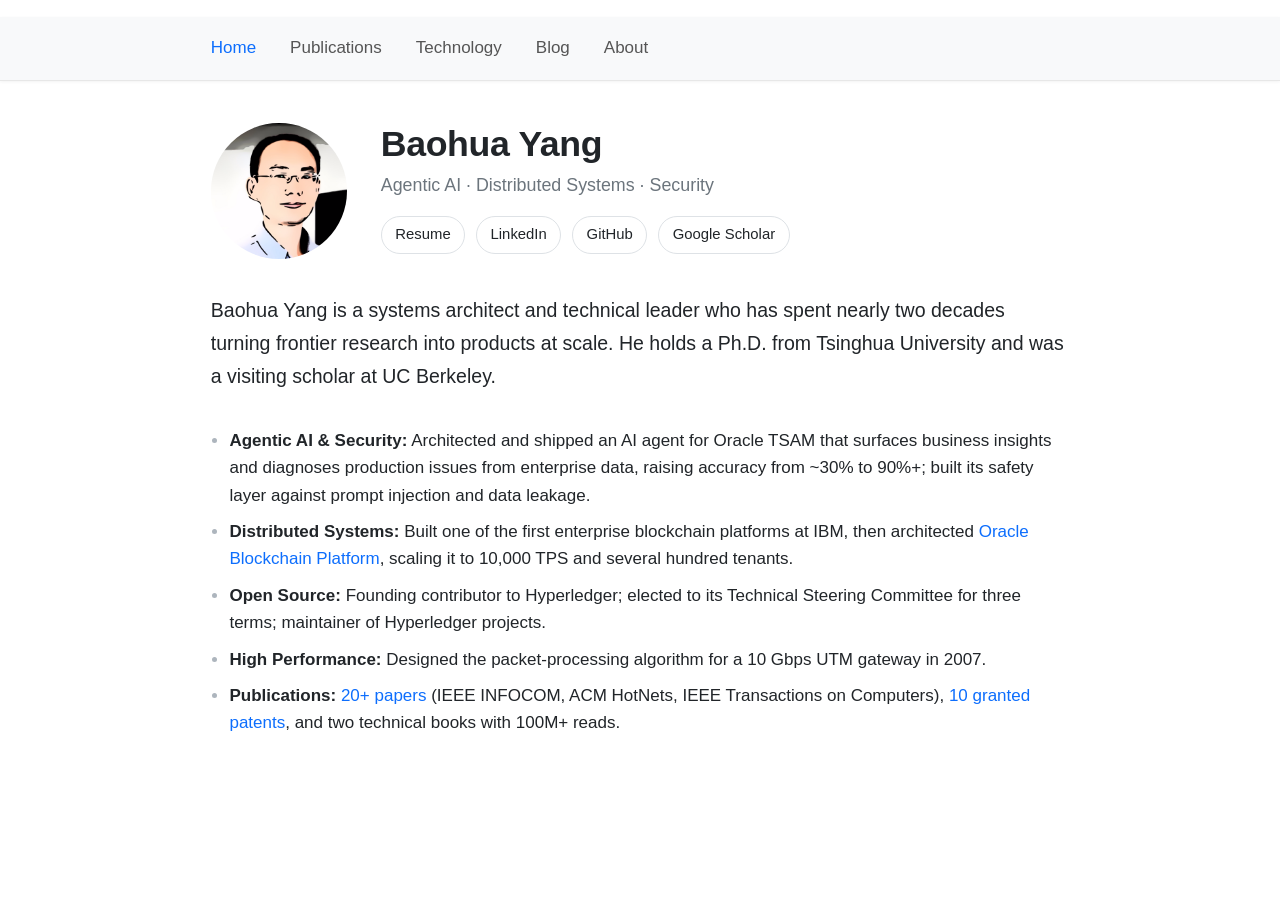
<file: index.html>
<!DOCTYPE html>
<html lang="en">

<head>

    <meta charset="utf-8">
    <meta http-equiv="X-UA-Compatible" content="IE=edge">
    <meta name="viewport" content="width=device-width, initial-scale=1">
    <meta name="description" content="Baohua Yang is a systems architect and technical leader in agentic AI, distributed systems, and security.">
    <meta name="author" content="Baohua Yang">
    <meta property="og:type" content="profile">
    <meta property="og:title" content="Baohua Yang - Systems Architect &amp; Technical Leader">
    <meta property="og:description" content="Systems architect and technical leader who has spent nearly two decades turning frontier research into products at scale.">
    <meta property="og:url" content="https://baohua.ai/">
    <meta property="og:image" content="https://baohua.ai/img/me.png">
    <meta name="twitter:card" content="summary">

    <title>Baohua Yang - Systems Architect &amp; Technical Leader</title>

    <!-- Bootstrap 5 CSS -->
    <link href="https://cdn.jsdelivr.net/npm/bootstrap@5.3.2/dist/css/bootstrap.min.css" rel="stylesheet"
        integrity="sha384-T3c6CoIi6uLrA9TneNEoa7RxnatzjcDSCmG1MXxSR1GAsXEV/Dwwykc2MPK8M2HN" crossorigin="anonymous">

    <!-- Custom styles for this template -->
    <link href="navbar.css" rel="stylesheet">
    <!-- Custom styles for this template -->
    <link href="sticky-footer-navbar.css" rel="stylesheet">
    <link rel="icon" href="favicon.svg" type="image/svg+xml">

    <style>
        .profile { margin: 2.5rem auto 3rem; color: #212529; }
        .profile-head { display: flex; align-items: center; gap: 2rem; margin-bottom: 2rem; }
        .profile-head .avatar { width: 136px; height: 136px; border-radius: 50%; object-fit: cover; flex-shrink: 0; }
        .profile-head h1 { font-size: 2.1rem; font-weight: 600; letter-spacing: -.01em; margin: 0 0 .25rem; }
        .profile-head .tagline { color: #6c757d; font-size: 1.05rem; margin: 0 0 .9rem; }
        .profile-head .tagline span { white-space: nowrap; }
        .profile-links a { display: inline-block; font-size: .875rem; padding: .3rem .8rem; margin: 0 .35rem .35rem 0;
            border: 1px solid #dee2e6; border-radius: 999px; color: #212529; text-decoration: none; }
        .profile-links a:hover { border-color: #0d6efd; color: #0d6efd; }
        .profile .summary { font-size: 1.15rem; line-height: 1.7; margin-bottom: 2rem; }
        .highlights { padding-left: 1.1rem; margin: 0; }
        .highlights li { margin-bottom: .55rem; line-height: 1.6; }
        .highlights li::marker { color: #adb5bd; }
        @media (max-width: 640px) {
            .profile-head { flex-direction: column; text-align: center; gap: 1rem; }
        }
    </style>
</head>

<!-- The #page-top ID is part of the scrolling feature - the data-bs-spy and data-bs-target are part of the built-in Bootstrap scrollspy function -->

<body id="page-top" data-bs-spy="scroll" data-bs-target="#navbar">

    <!-- Static navbar -->
    <nav class="navbar navbar-expand-lg navbar-light bg-light">
        <div class="container">
            <button class="navbar-toggler ms-auto" type="button" data-bs-toggle="collapse" data-bs-target="#navbar"
                aria-controls="navbar" aria-expanded="false" aria-label="Toggle navigation">
                <span class="navbar-toggler-icon"></span>
            </button>
            <div id="navbar" class="collapse navbar-collapse">
                <ul class="navbar-nav me-auto mb-2 mb-lg-0">
                    <li class="nav-item"><a class="nav-link active" aria-current="page" href="index.html">Home</a></li>
                    <li class="nav-item"><a class="nav-link" href="publication.html">Publications</a></li>
                    <li class="nav-item"><a class="nav-link" href="tech.html">Technology</a></li>
                    <li class="nav-item"><a class="nav-link" href="https://yeasy.blogspot.com/" target="_blank" rel="noopener">Blog</a>
                    </li>
                    <li class="nav-item"><a class="nav-link" href="about.html">About</a></li>
                </ul>
            </div><!--/.nav-collapse -->
        </div><!--/.container-fluid -->
    </nav>

    <!-- Begin page content -->
    <div class="container">
        <div class="profile">
            <header class="profile-head">
                <img src="img/me.png" class="avatar" alt="Baohua Yang">
                <div>
                    <h1>Baohua Yang</h1>
                    <p class="tagline"><span>Agentic AI</span> &middot; <span>Distributed Systems</span> &middot; <span>Security</span></p>
                    <div class="profile-links">
                        <a href="personal/cv_en.pdf" target="_blank" rel="noopener">Resume</a>
                        <a href="https://www.linkedin.com/in/baohua" target="_blank" rel="noopener">LinkedIn</a>
                        <a href="https://github.com/yeasy" target="_blank" rel="noopener">GitHub</a>
                        <a href="https://scholar.google.com/citations?user=Lu8ceFIAAAAJ" target="_blank" rel="noopener">Google Scholar</a>
                    </div>
                </div>
            </header>
            <p class="summary">
                Baohua Yang is a systems architect and technical leader who has spent nearly two decades turning frontier research into products at scale. He holds a Ph.D. from Tsinghua University and was a visiting scholar at UC Berkeley.
            </p>
            <ul class="highlights">
                <li><strong>Agentic AI &amp; Security:</strong> Architected and shipped an AI agent for Oracle TSAM that surfaces business insights and diagnoses production issues from enterprise data, raising accuracy from ~30% to 90%+; built its safety layer against prompt injection and data leakage.</li>
                <li><strong>Distributed Systems:</strong> Built one of the first enterprise blockchain platforms at IBM, then architected <a href="https://www.oracle.com/blockchain/cloud-platform/" target="_blank" rel="noopener">Oracle Blockchain Platform</a>, scaling it to 10,000 TPS and several hundred tenants.</li>
                <li><strong>Open Source:</strong> Founding contributor to Hyperledger; elected to its Technical Steering Committee for three terms; maintainer of Hyperledger projects.</li>
                <li><strong>High Performance:</strong> Designed the packet-processing algorithm for a 10 Gbps UTM gateway in 2007.</li>
                <li><strong>Publications:</strong> <a href="publication.html#papers">20+ papers</a> (IEEE INFOCOM, ACM HotNets, IEEE Transactions on Computers), <a href="publication.html#patents">10 granted patents</a>, and two technical books with 100M+ reads.</li>
            </ul>
        </div>
        <footer>
            <div class="container">
                <!-- Start of StatCounter Code -->
                <script type="text/javascript">
                    var sc_project = 4818950; var sc_invisible = 1; var sc_partition = 54; var sc_click_stat = 1; var sc_security = "b75e3067"; </script>
                <script type="text/javascript" src="https://www.statcounter.com/counter/counter.js" async></script>
                <noscript>
                    <div class="statcounter"><a title="customisable counter"
                            href="https://www.statcounter.com/free_hit_counter.html" target="_blank"><img
                                class="statcounter" src="https://c.statcounter.com/4818950/0/b75e3067/0/" alt="customisable
counter"></a></div>
                </noscript>
                <!-- End of StatCounter Code -->
            </div>
        </footer>
    </div>

    <!-- Bootstrap 5 Bundle with Popper -->
    <script src="https://cdn.jsdelivr.net/npm/bootstrap@5.3.2/dist/js/bootstrap.bundle.min.js"
        integrity="sha384-C6RzsynM9kWDrMNeT87bh95OGNyZPhcTNXj1NW7RuBCsyN/o0jlpcV8Qyq46cDfL"
        crossorigin="anonymous"></script>

</body>

</html>
</file>
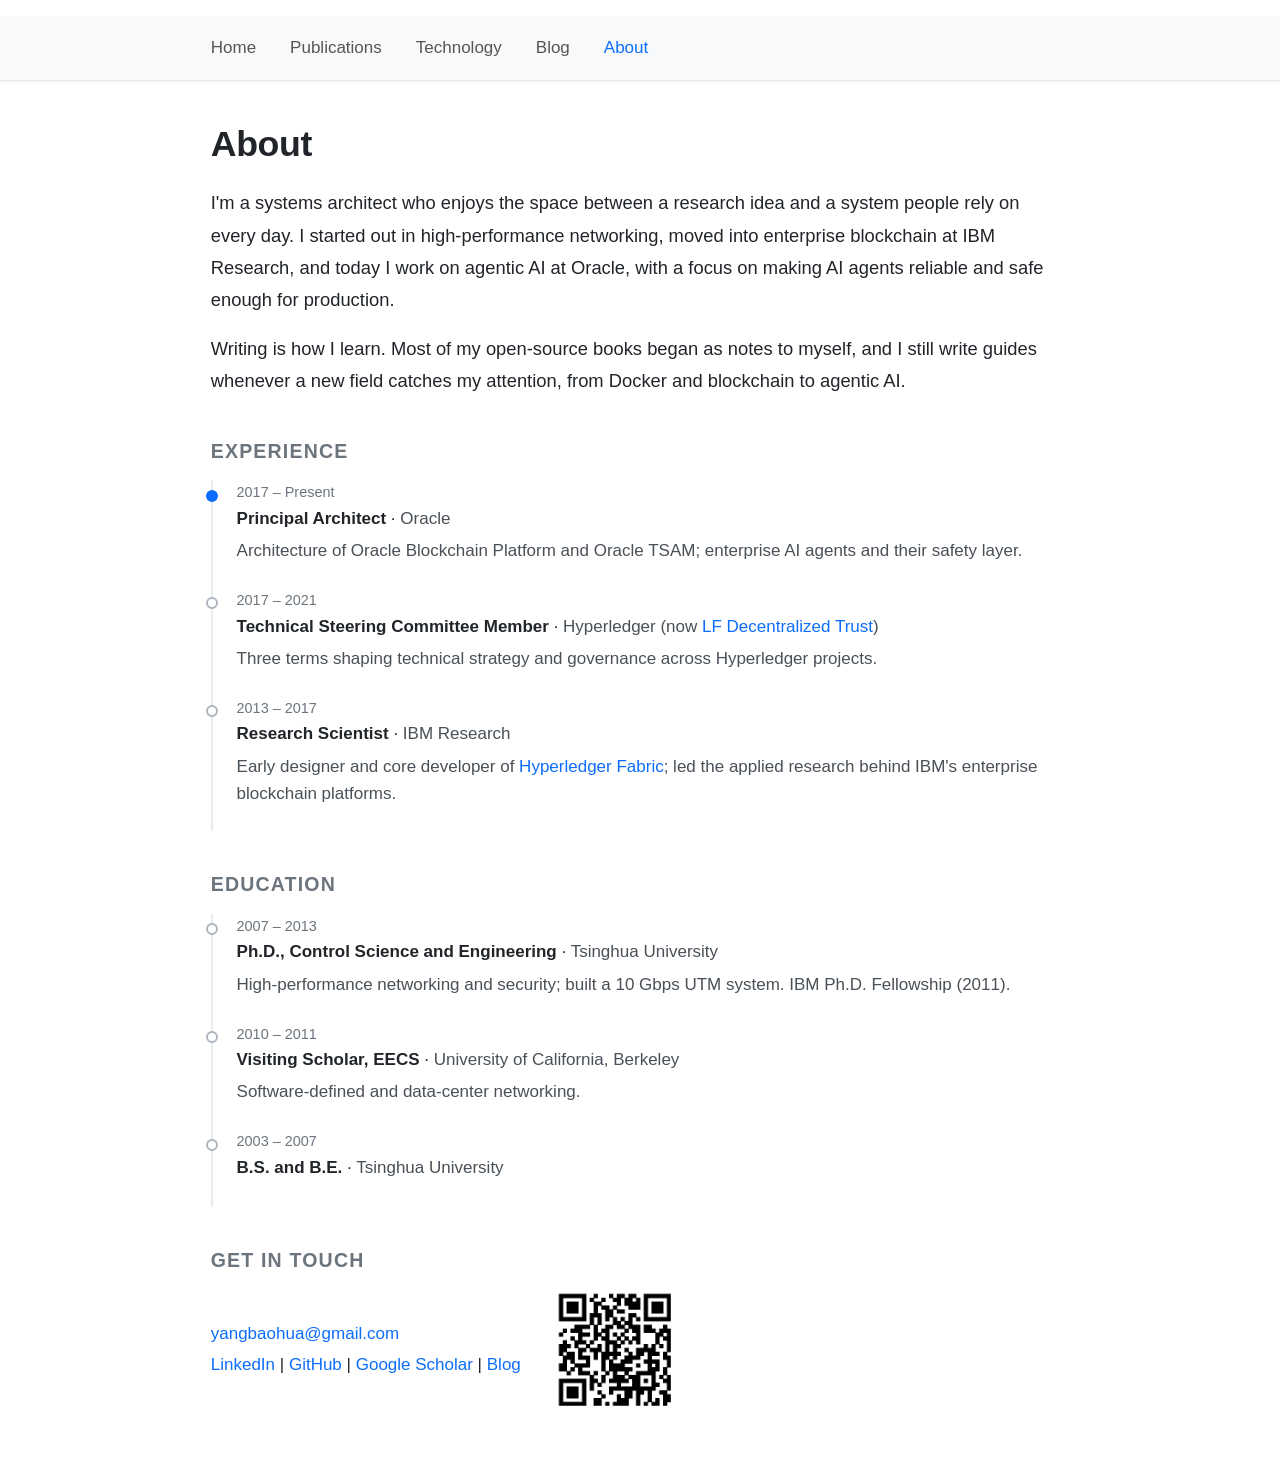
<file: about.html>
<!DOCTYPE html>
<html lang="en">

<head>

    <meta charset="utf-8">
    <meta http-equiv="X-UA-Compatible" content="IE=edge">
    <meta name="viewport" content="width=device-width, initial-scale=1">
    <meta name="description" content="About Baohua Yang - systems architect and technical leader in agentic AI, distributed systems, and security.">
    <meta name="author" content="Baohua Yang">
    <meta property="og:type" content="website">
    <meta property="og:title" content="About - Baohua Yang">
    <meta property="og:description" content="About Baohua Yang - systems architect and technical leader in agentic AI, distributed systems, and security.">
    <meta property="og:url" content="https://baohua.ai/about.html">
    <meta property="og:image" content="https://baohua.ai/img/me.png">
    <meta name="twitter:card" content="summary">

    <title>About - Baohua Yang</title>

    <!-- Bootstrap 5 CSS -->
    <link href="https://cdn.jsdelivr.net/npm/bootstrap@5.3.2/dist/css/bootstrap.min.css" rel="stylesheet"
        integrity="sha384-T3c6CoIi6uLrA9TneNEoa7RxnatzjcDSCmG1MXxSR1GAsXEV/Dwwykc2MPK8M2HN" crossorigin="anonymous">

    <!-- Custom styles for this template -->
    <link href="navbar.css" rel="stylesheet">
    <!-- Custom styles for this template -->
    <link href="sticky-footer-navbar.css" rel="stylesheet">
    <link rel="icon" href="favicon.svg" type="image/svg+xml">
    <style>
        .about { margin: 2.5rem auto 3rem; color: #212529; }
        .about h1 { font-size: 2.1rem; font-weight: 600; letter-spacing: -.01em; margin-bottom: 1.25rem; }
        .about h2 { font-size: 1.15rem; font-weight: 600; text-transform: uppercase; letter-spacing: .06em;
            color: #6c757d; margin: 2.5rem 0 1rem; }
        .about .intro p { font-size: 1.08rem; line-height: 1.75; }
        .timeline { list-style: none; padding: 0; margin: 0; border-left: 2px solid #e9ecef; }
        .timeline li { position: relative; padding: 0 0 1.4rem 1.4rem; }
        .timeline li::before { content: ""; position: absolute; left: -7px; top: .55rem; width: 12px; height: 12px;
            border-radius: 50%; background: #fff; border: 2px solid #adb5bd; }
        .timeline li.current::before { border-color: #0d6efd; background: #0d6efd; }
        .timeline .when { font-size: .85rem; color: #6c757d; font-variant-numeric: tabular-nums; }
        .timeline .role { font-weight: 600; }
        .timeline .org { color: #495057; }
        .timeline p { margin: .2rem 0 0; color: #495057; line-height: 1.6; }
        .contact { display: flex; align-items: center; gap: 2rem; flex-wrap: wrap; }
        .contact address { margin: 0; }
        @media (max-width: 640px) { .contact { flex-direction: column; align-items: flex-start; gap: 1rem; } }
    </style>

</head>

<!-- The #page-top ID is part of the scrolling feature - the data-bs-spy and data-bs-target are part of the built-in Bootstrap scrollspy function -->

<body id="page-top" data-bs-spy="scroll" data-bs-target="#navbar">

    <!-- Static navbar -->
    <nav class="navbar navbar-expand-lg navbar-light bg-light">
        <div class="container">
            <button class="navbar-toggler ms-auto" type="button" data-bs-toggle="collapse" data-bs-target="#navbar"
                aria-controls="navbar" aria-expanded="false" aria-label="Toggle navigation">
                <span class="navbar-toggler-icon"></span>
            </button>
            <div id="navbar" class="collapse navbar-collapse">
                <ul class="navbar-nav me-auto mb-2 mb-lg-0">
                    <li class="nav-item"><a class="nav-link" href="index.html">Home</a></li>
                    <li class="nav-item"><a class="nav-link" href="publication.html">Publications</a></li>
                    <li class="nav-item"><a class="nav-link" href="tech.html">Technology</a></li>
                    <li class="nav-item"><a class="nav-link" href="https://yeasy.blogspot.com/" target="_blank" rel="noopener">Blog</a>
                    </li>
                    <li class="nav-item"><a class="nav-link active" aria-current="page" href="about.html">About</a></li>
                </ul>
            </div><!--/.nav-collapse -->
        </div><!--/.container-fluid -->
    </nav>

    <!-- Begin page content -->
    <div class="container">
        <main class="about">
            <h1>About</h1>
            <div class="intro">
                <p>
                    I'm a systems architect who enjoys the space between a research idea and a system people rely on every day. I started out in high-performance networking, moved into enterprise blockchain at IBM Research, and today I work on agentic AI at Oracle, with a focus on making AI agents reliable and safe enough for production.
                </p>
                <p>
                    Writing is how I learn. Most of my open-source books began as notes to myself, and I still write guides whenever a new field catches my attention, from Docker and blockchain to agentic AI.
                </p>
            </div>

            <h2>Experience</h2>
            <ul class="timeline">
                <li class="current">
                    <div class="when">2017 &ndash; Present</div>
                    <div><span class="role">Principal Architect</span> &middot; <span class="org">Oracle</span></div>
                    <p>Architecture of Oracle Blockchain Platform and Oracle TSAM; enterprise AI agents and their safety layer.</p>
                </li>
                <li>
                    <div class="when">2017 &ndash; 2021</div>
                    <div><span class="role">Technical Steering Committee Member</span> &middot; <span class="org">Hyperledger (now <a href="https://www.lfdecentralizedtrust.org" target="_blank" rel="noopener">LF Decentralized Trust</a>)</span></div>
                    <p>Three terms shaping technical strategy and governance across Hyperledger projects.</p>
                </li>
                <li>
                    <div class="when">2013 &ndash; 2017</div>
                    <div><span class="role">Research Scientist</span> &middot; <span class="org">IBM Research</span></div>
                    <p>Early designer and core developer of <a href="https://www.lfdecentralizedtrust.org/projects/fabric" target="_blank" rel="noopener">Hyperledger Fabric</a>; led the applied research behind IBM's enterprise blockchain platforms.</p>
                </li>
            </ul>

            <h2>Education</h2>
            <ul class="timeline">
                <li>
                    <div class="when">2007 &ndash; 2013</div>
                    <div><span class="role">Ph.D., Control Science and Engineering</span> &middot; <span class="org">Tsinghua University</span></div>
                    <p>High-performance networking and security; built a 10 Gbps UTM system. IBM Ph.D. Fellowship (2011).</p>
                </li>
                <li>
                    <div class="when">2010 &ndash; 2011</div>
                    <div><span class="role">Visiting Scholar, EECS</span> &middot; <span class="org">University of California, Berkeley</span></div>
                    <p>Software-defined and data-center networking.</p>
                </li>
                <li>
                    <div class="when">2003 &ndash; 2007</div>
                    <div><span class="role">B.S. and B.E.</span> &middot; <span class="org">Tsinghua University</span></div>
                </li>
            </ul>

            <h2>Get in Touch</h2>
            <div class="contact">
                <address>
                    <a href="mailto:yangbaohua@gmail.com">yangbaohua@gmail.com</a><br>
                    <a href="https://www.linkedin.com/in/baohua" target="_blank" rel="noopener">LinkedIn</a> |
                    <a href="https://github.com/yeasy" target="_blank" rel="noopener">GitHub</a> |
                    <a href="https://scholar.google.com/citations?user=Lu8ceFIAAAAJ" target="_blank" rel="noopener">Google Scholar</a> |
                    <a href="https://yeasy.blogspot.com/" target="_blank" rel="noopener">Blog</a>
                </address>
                <img src="img/code_homepage.png" class="img-fluid" alt="QR code for this homepage" width="120">
            </div>
        </main>
    </div>

    <footer>
        <div class="container">
            <!-- Start of StatCounter Code -->
            <script type="text/javascript">
                var sc_project = 4818950; var sc_invisible = 1; var sc_partition = 54; var sc_click_stat = 1; var sc_security = "b75e3067"; </script>
            <script type="text/javascript" src="https://www.statcounter.com/counter/counter.js" async></script>
            <noscript>
                <div class="statcounter"><a title="customisable counter"
                        href="https://www.statcounter.com/free_hit_counter.html" target="_blank"><img
                            class="statcounter" src="https://c.statcounter.com/4818950/0/b75e3067/0/" alt="customisable
counter"></a></div>
            </noscript>
            <!-- End of StatCounter Code -->
        </div>
    </footer>

    <!-- Bootstrap 5 Bundle with Popper -->
    <script src="https://cdn.jsdelivr.net/npm/bootstrap@5.3.2/dist/js/bootstrap.bundle.min.js"
        integrity="sha384-C6RzsynM9kWDrMNeT87bh95OGNyZPhcTNXj1NW7RuBCsyN/o0jlpcV8Qyq46cDfL"
        crossorigin="anonymous"></script>

</body>

</html>
</file>
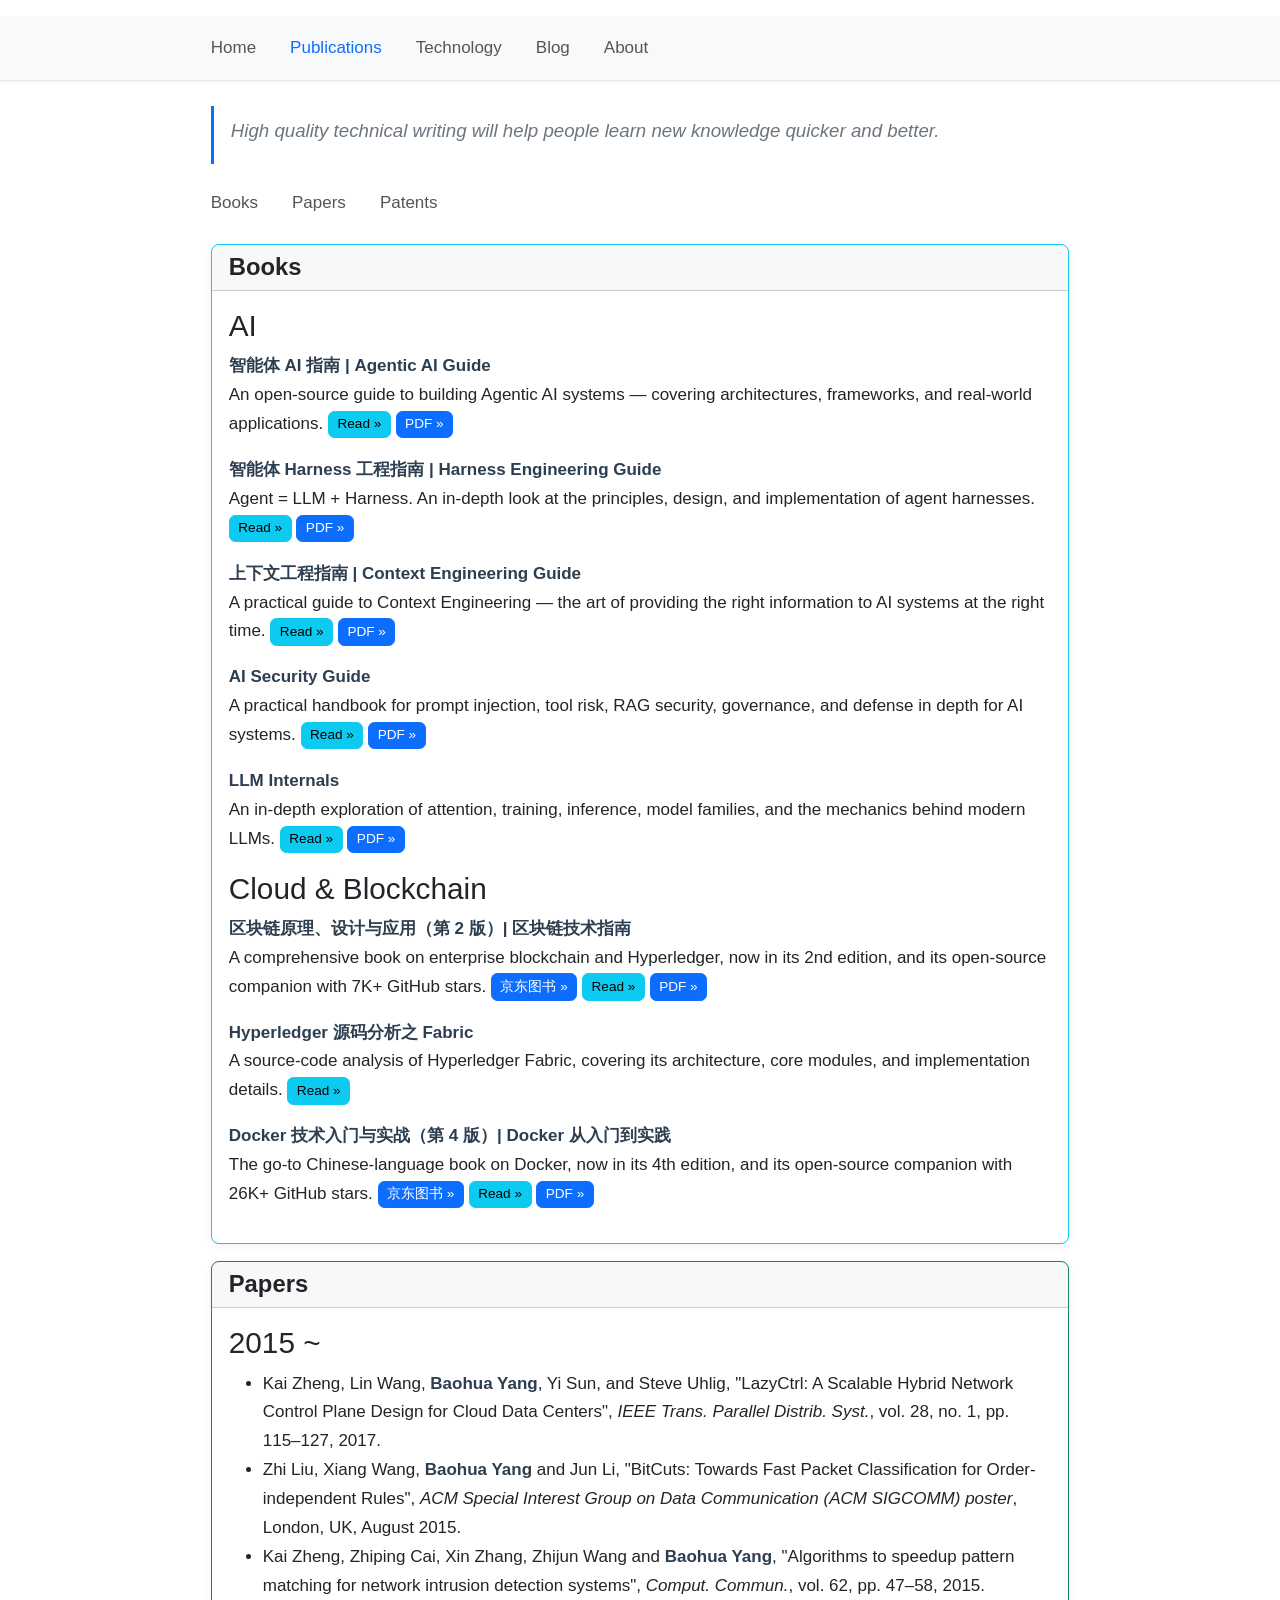
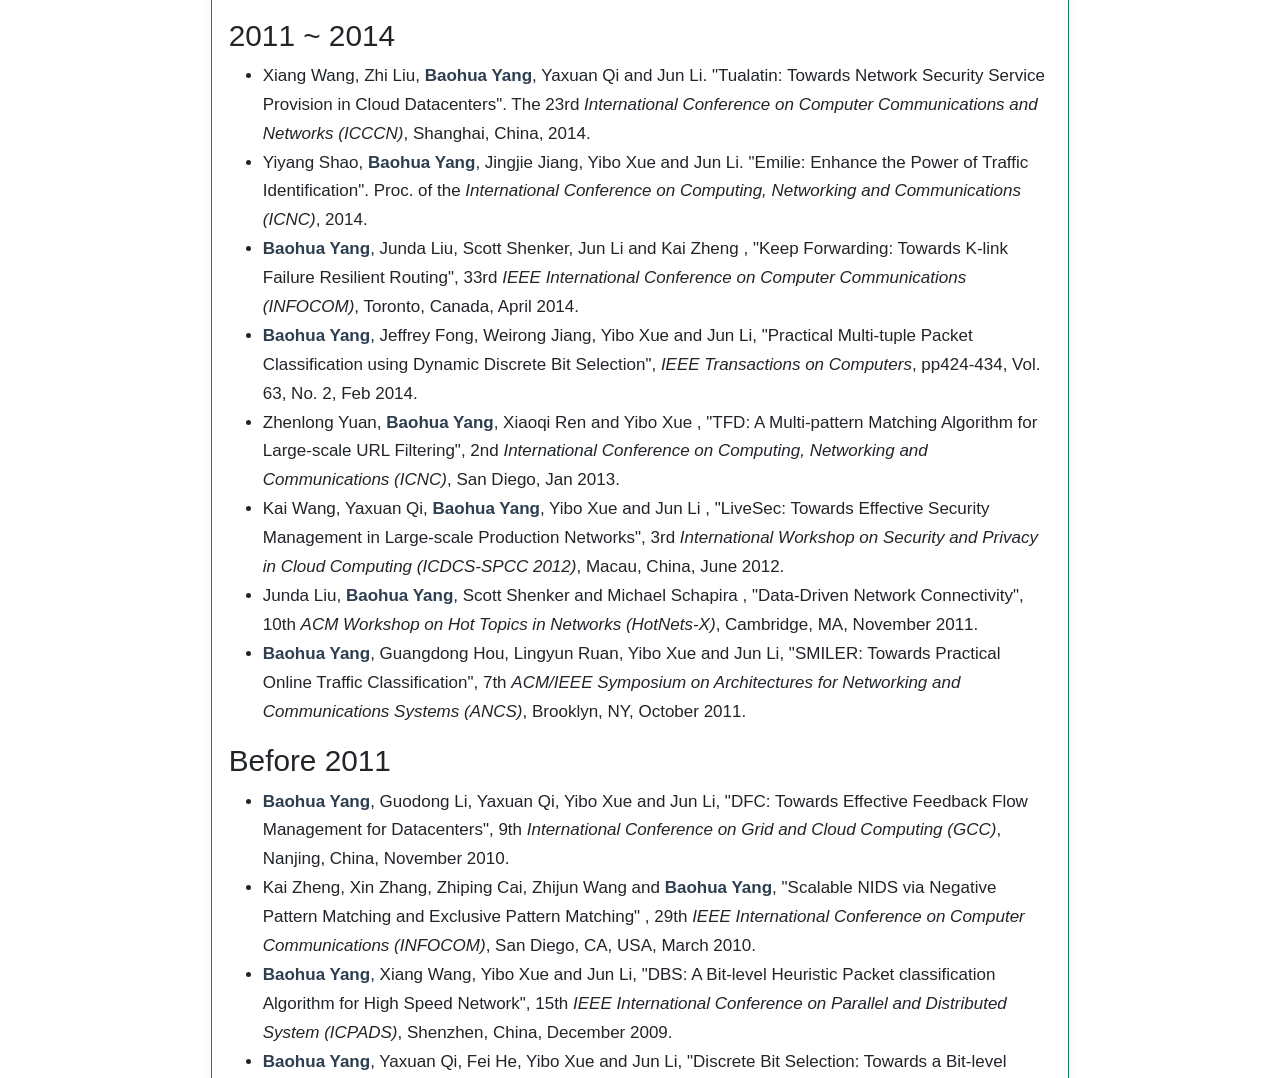
<file: patents.html>
<!DOCTYPE html>
<html lang="en">
<head>
    <meta charset="utf-8">
    <title>Patents - Baohua Yang</title>
    <link rel="canonical" href="https://baohua.ai/publication.html#patents">
    <meta http-equiv="refresh" content="0; url=publication.html#patents">
    <meta name="robots" content="noindex">
</head>
<body>
    <p>Patents have moved to <a href="publication.html#patents">Publications &raquo; Patents</a>.</p>
</body>
</html>
</file>
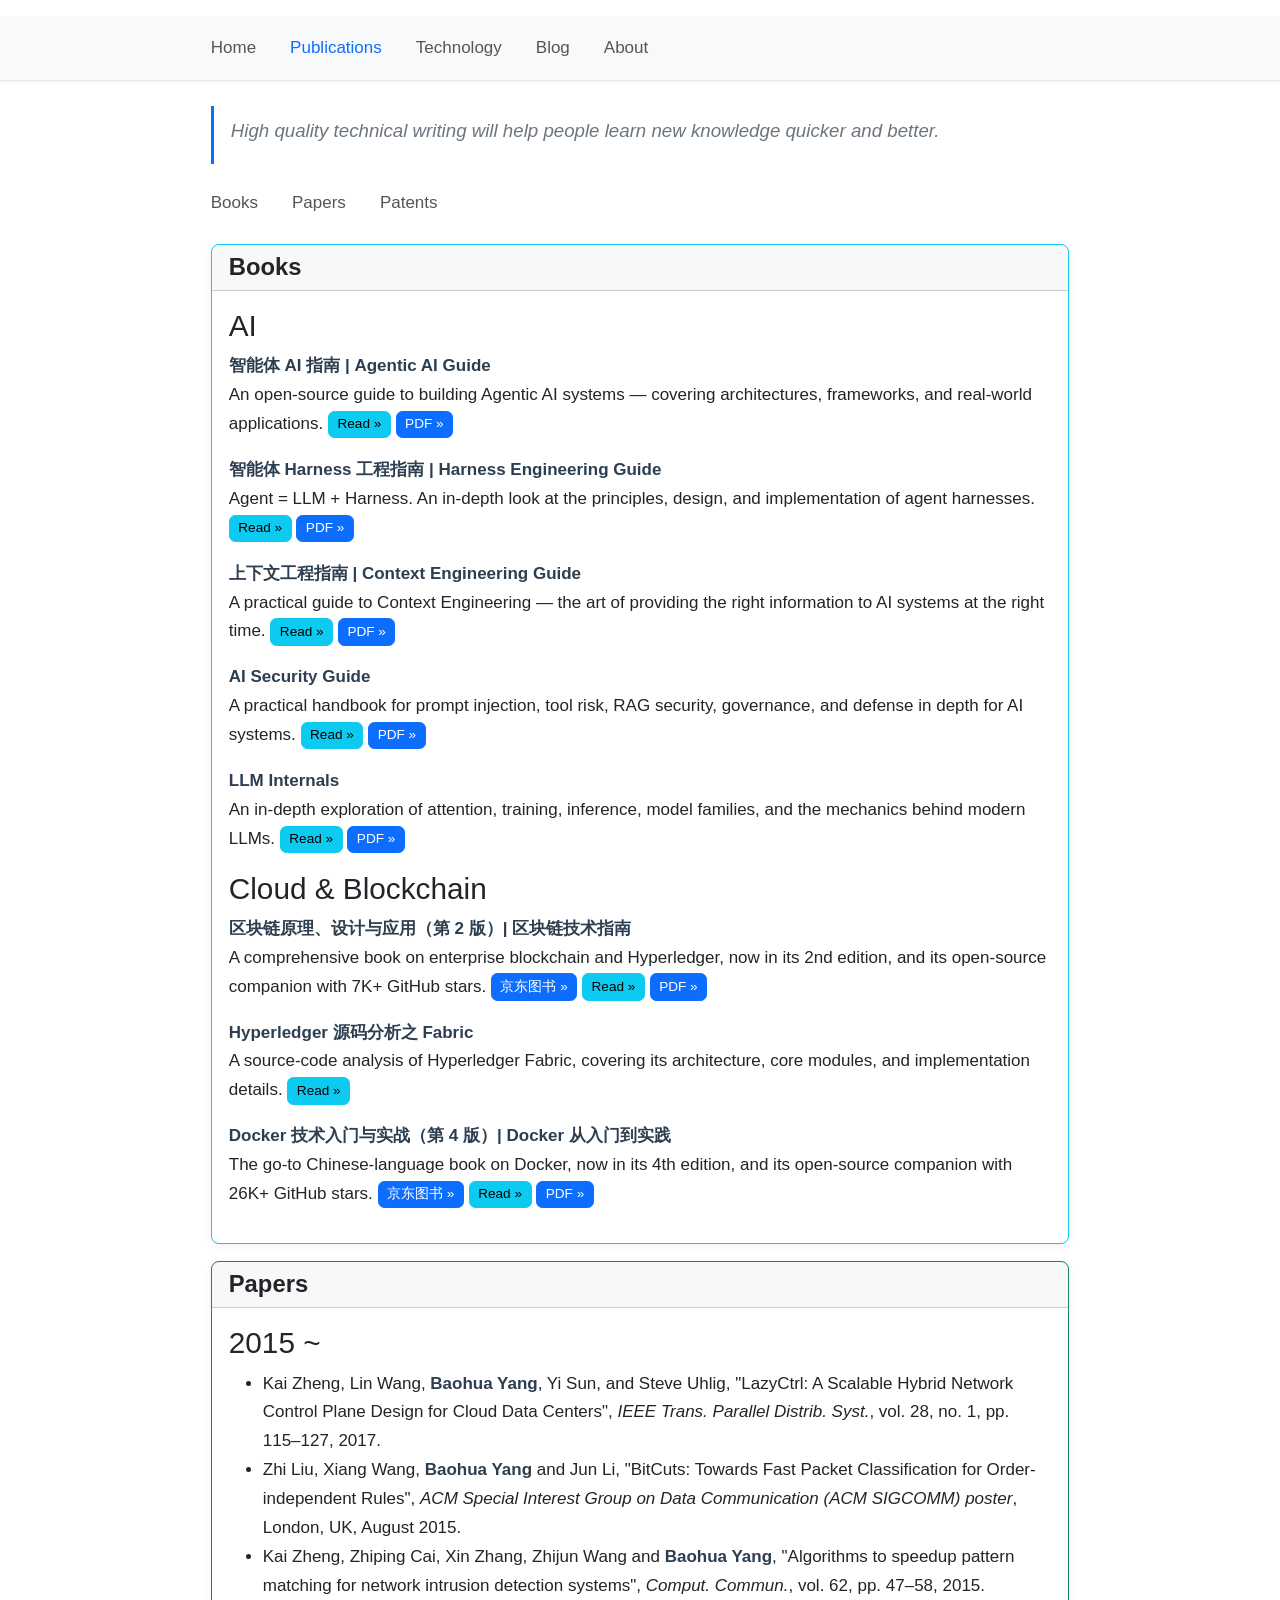
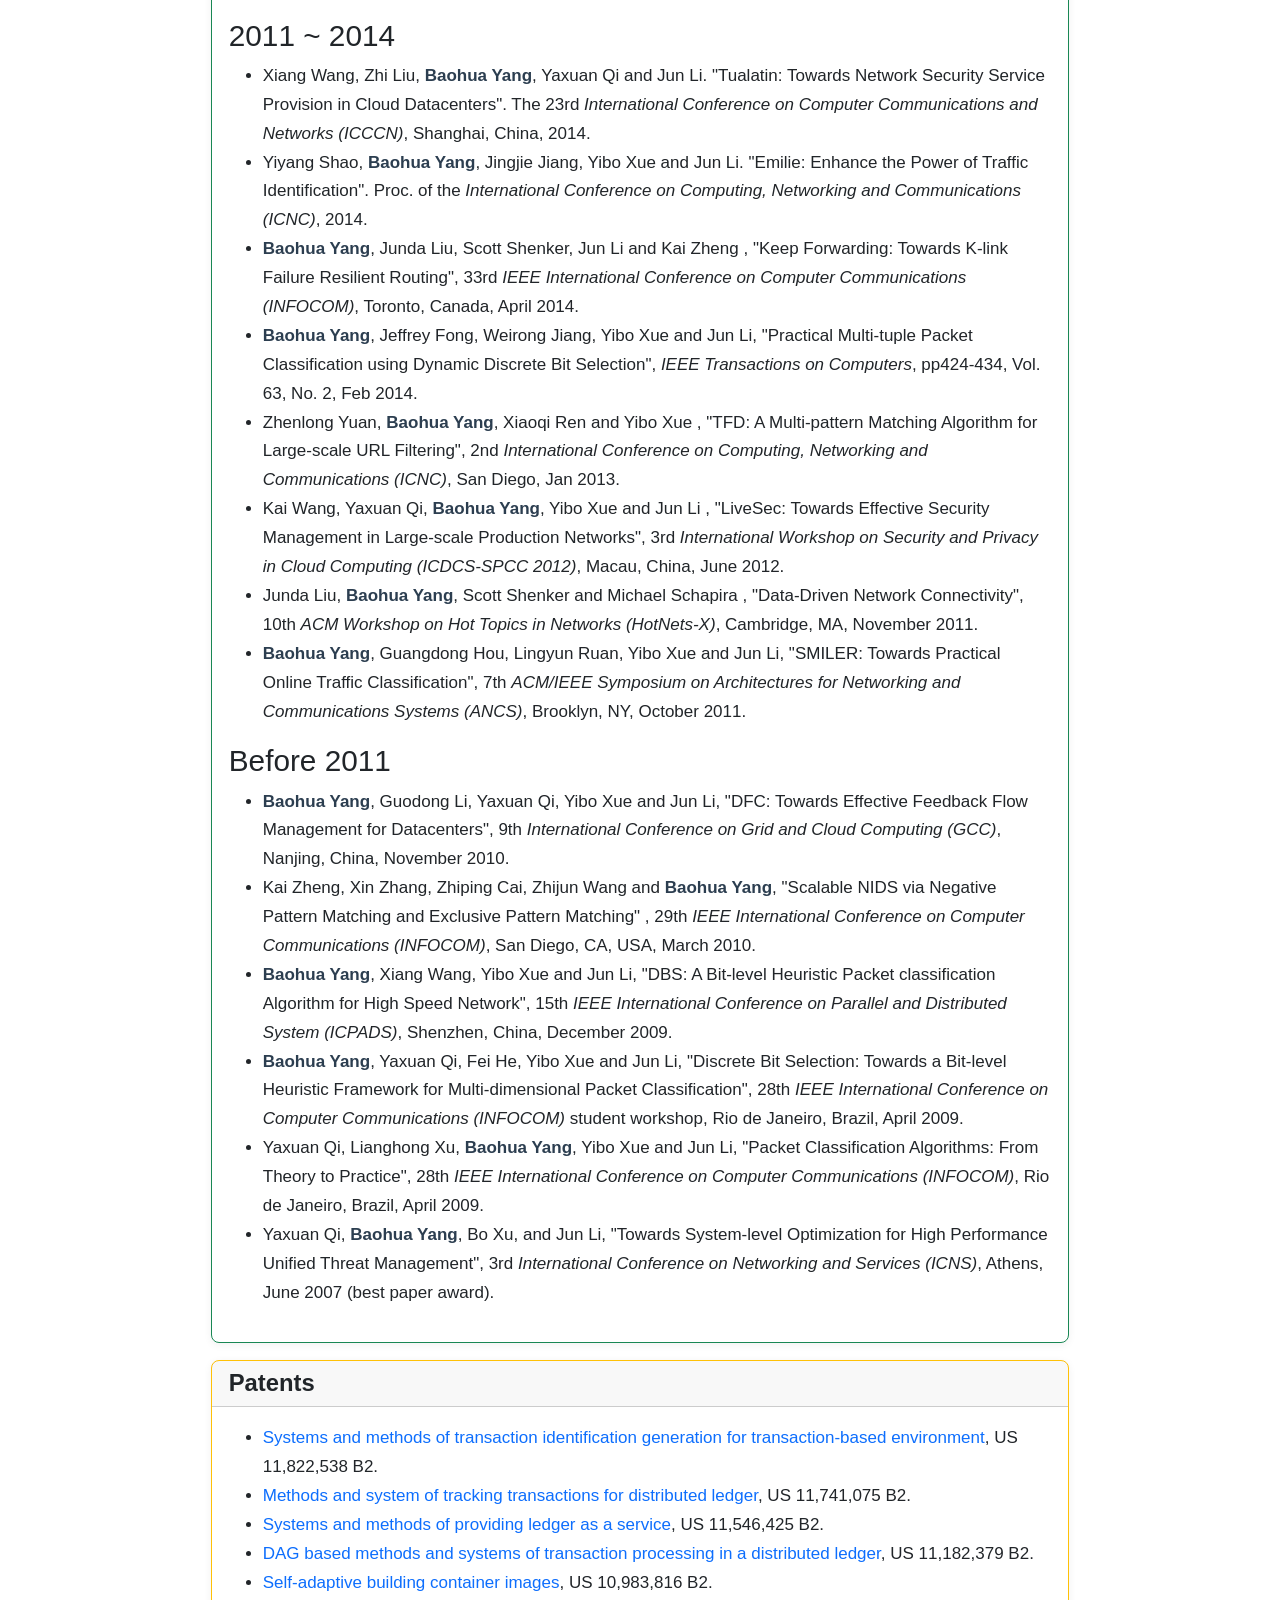
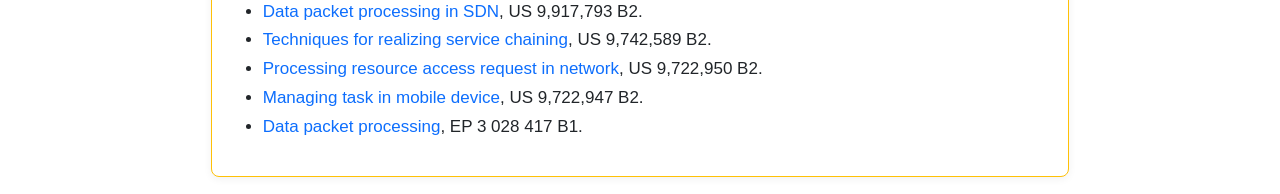
<file: publication.html>
<!DOCTYPE html>
<html lang="en">

<head>

    <meta charset="utf-8">
    <meta http-equiv="X-UA-Compatible" content="IE=edge">
    <meta name="viewport" content="width=device-width, initial-scale=1">
    <meta name="description" content="Baohua Yang's publications - Books on AI, Docker, Blockchain, research papers in top venues, and patents">
    <meta name="author" content="Baohua Yang">
    <meta property="og:type" content="website">
    <meta property="og:title" content="Publications - Baohua Yang">
    <meta property="og:description" content="Baohua Yang's publications - Books on AI, Docker, Blockchain, research papers in top venues, and patents">
    <meta property="og:url" content="https://baohua.ai/publication.html">
    <meta property="og:image" content="https://baohua.ai/img/me.png">
    <meta name="twitter:card" content="summary">

    <title>Publications - Baohua Yang</title>

    <!-- Bootstrap 5 CSS -->
    <link href="https://cdn.jsdelivr.net/npm/bootstrap@5.3.2/dist/css/bootstrap.min.css" rel="stylesheet"
        integrity="sha384-T3c6CoIi6uLrA9TneNEoa7RxnatzjcDSCmG1MXxSR1GAsXEV/Dwwykc2MPK8M2HN" crossorigin="anonymous">

    <!-- Custom styles for this template -->
    <link href="navbar.css" rel="stylesheet">
    <!-- Custom styles for this template -->
    <link href="sticky-footer-navbar.css" rel="stylesheet">
    <link rel="icon" href="favicon.svg" type="image/svg+xml">

</head>

<!-- The #page-top ID is part of the scrolling feature - the data-bs-spy and data-bs-target are part of the built-in Bootstrap scrollspy function -->

<body id="page-top" data-bs-spy="scroll" data-bs-target="#navbar">

    <!-- Static navbar -->
    <nav class="navbar navbar-expand-lg navbar-light bg-light">
        <div class="container">
            <button class="navbar-toggler ms-auto" type="button" data-bs-toggle="collapse" data-bs-target="#navbar"
                aria-controls="navbar" aria-expanded="false" aria-label="Toggle navigation">
                <span class="navbar-toggler-icon"></span>
            </button>
            <div id="navbar" class="collapse navbar-collapse">
                <ul class="navbar-nav me-auto mb-2 mb-lg-0">
                    <li class="nav-item"><a class="nav-link" href="index.html">Home</a></li>
                    <li class="nav-item"><a class="nav-link active" aria-current="page"
                            href="publication.html">Publications</a></li>
                    <li class="nav-item"><a class="nav-link" href="tech.html">Technology</a></li>
                    <li class="nav-item"><a class="nav-link" href="https://yeasy.blogspot.com/" target="_blank" rel="noopener">Blog</a>
                    </li>
                    <li class="nav-item"><a class="nav-link" href="about.html">About</a></li>
                </ul>
            </div><!--/.nav-collapse -->
        </div><!--/.container-fluid -->
    </nav>

    <div class="container">
        <p>
            <i>
                High quality technical writing will help people learn new knowledge quicker and better.
            </i>
        </p>
    </div>

    <!-- Begin page content -->
    <div class="container">
        <nav class="nav nav-pills mb-3" aria-label="Sections">
            <a class="nav-link" href="#books">Books</a>
            <a class="nav-link" href="#papers">Papers</a>
            <a class="nav-link" href="#patents">Patents</a>
        </nav>
        <div class="card border-info mb-3" id="books">
            <div class="card-header">
                <h2> Books</h2>
            </div>
            <div class="card-body">
                <h3> AI </h3>
                <p>
                    <strong> 智能体 AI 指南 | Agentic AI Guide </strong><br>
                    An open-source guide to building Agentic AI systems — covering architectures, frameworks, and real-world applications.
                    <a class="btn btn-xs btn-info" href="https://github.com/yeasy/agentic_ai_guide" target="_blank"
                        role="button">Read &raquo;</a>
                    <a class="btn btn-xs btn-primary" href="https://github.com/yeasy/agentic_ai_guide/releases/latest" target="_blank"
                        role="button">PDF &raquo;</a>
                </p>
                <p>
                    <strong> 智能体 Harness 工程指南 | Harness Engineering Guide </strong><br>
                    Agent = LLM + Harness. An in-depth look at the principles, design, and implementation of agent harnesses.
                    <a class="btn btn-xs btn-info" href="https://github.com/yeasy/harness_engineering_guide" target="_blank"
                        role="button">Read &raquo;</a>
                    <a class="btn btn-xs btn-primary" href="https://github.com/yeasy/harness_engineering_guide/releases/latest" target="_blank"
                        role="button">PDF &raquo;</a>
                </p>
                <p>
                    <strong> 上下文工程指南 | Context Engineering Guide </strong><br>
                    A practical guide to Context Engineering — the art of providing the right information to AI systems at the right time.
                    <a class="btn btn-xs btn-info" href="https://github.com/yeasy/context_engineering_guide"
                        target="_blank" role="button">Read &raquo;</a>
                    <a class="btn btn-xs btn-primary" href="https://github.com/yeasy/context_engineering_guide/releases/latest"
                        target="_blank" role="button">PDF &raquo;</a>
                </p>
                <p>
                    <strong> AI Security Guide </strong><br>
                    A practical handbook for prompt injection, tool risk, RAG security, governance, and defense in depth for AI systems.
                    <a class="btn btn-xs btn-info" href="https://github.com/yeasy/ai_security_guide" target="_blank"
                        role="button">Read &raquo;</a>
                    <a class="btn btn-xs btn-primary" href="https://github.com/yeasy/ai_security_guide/releases/latest" target="_blank"
                        role="button">PDF &raquo;</a>
                </p>
                <p>
                    <strong> LLM Internals </strong><br>
                    An in-depth exploration of attention, training, inference, model families, and the mechanics behind modern LLMs.
                    <a class="btn btn-xs btn-info" href="https://github.com/yeasy/llm_internals" target="_blank"
                        role="button">Read &raquo;</a>
                    <a class="btn btn-xs btn-primary" href="https://github.com/yeasy/llm_internals/releases/latest" target="_blank"
                        role="button">PDF &raquo;</a>
                </p>

                <h3> Cloud &amp; Blockchain </h3>
                <p>
                    <strong> 区块链原理、设计与应用（第 2 版）| 区块链技术指南 </strong><br>
                    A comprehensive book on enterprise blockchain and Hyperledger, now in its 2nd edition, and its open-source companion with 7K+ GitHub stars.
                    <a class="btn btn-xs btn-primary" href="https://item.jd.com/12935394.html" target="_blank"
                        role="button">京东图书 &raquo;</a>
                    <a class="btn btn-xs btn-info" href="https://github.com/yeasy/blockchain_guide"
                        target="_blank" role="button">Read &raquo;</a>
                    <a class="btn btn-xs btn-primary" href="https://github.com/yeasy/blockchain_guide/releases/latest" target="_blank"
                        role="button">PDF &raquo;</a>
                </p>
                <p>
                    <strong> Hyperledger 源码分析之 Fabric </strong><br>
                    A source-code analysis of Hyperledger Fabric, covering its architecture, core modules, and implementation details.
                    <a class="btn btn-xs btn-info" href="https://github.com/yeasy/hyperledger_code_fabric" target="_blank"
                        role="button">Read &raquo;</a>
                </p>
                <p>
                    <strong> Docker 技术入门与实战（第 4 版）| Docker 从入门到实践 </strong><br>
                    The go-to Chinese-language book on Docker, now in its 4th edition, and its open-source companion with 26K+ GitHub stars.
                    <a class="btn btn-xs btn-primary" href="https://item.jd.com/15245456.html" target="_blank"
                        role="button">京东图书 &raquo;</a>
                    <a class="btn btn-xs btn-info" href="https://github.com/yeasy/docker_practice"
                        target="_blank" role="button">Read &raquo;</a>
                    <a class="btn btn-xs btn-primary" href="https://github.com/yeasy/docker_practice/releases/latest" target="_blank"
                        role="button">PDF &raquo;</a>
                </p>
            </div>
        </div>
        <div class="card border-success mb-3" id="papers">
            <div class="card-header">
                <h2> Papers</h2>
            </div>
            <div class="card-body">
                <h3> 2015 ~ </h3>
                <ul>
                    <li>
                        Kai Zheng, Lin Wang, <strong>Baohua Yang</strong>, Yi Sun, and Steve Uhlig, "LazyCtrl: A
                        Scalable Hybrid Network Control Plane Design for Cloud Data Centers", <em>IEEE Trans. Parallel
                            Distrib. Syst.</em>, vol. 28, no. 1, pp. 115–127, 2017.
                    </li>
                    <li>
                        Zhi Liu, Xiang Wang, <strong>Baohua Yang</strong> and Jun Li, "BitCuts: Towards Fast Packet
                        Classification for Order-independent Rules", <em>ACM Special Interest Group on Data
                            Communication (ACM SIGCOMM) poster</em>, London, UK, August 2015.
                    </li>
                    <li>
                        Kai Zheng, Zhiping Cai, Xin Zhang, Zhijun Wang and <strong>Baohua Yang</strong>, "Algorithms to
                        speedup pattern matching for network intrusion detection systems", <em>Comput. Commun.</em>,
                        vol. 62, pp. 47–58, 2015.
                    </li>
                </ul>
                <h3> 2011 ~ 2014 </h3>
                <ul>
                    <li>
                        Xiang Wang, Zhi Liu, <strong> Baohua Yang</strong>, Yaxuan Qi and Jun Li. "Tualatin: Towards
                        Network Security Service Provision in Cloud Datacenters". The 23rd <em>International Conference
                            on Computer Communications and Networks (ICCCN)</em>, Shanghai, China, 2014.
                    </li>
                    <li>
                        Yiyang Shao, <strong>Baohua Yang</strong>, Jingjie Jiang, Yibo Xue and Jun Li. "Emilie: Enhance
                        the Power of Traffic Identification". Proc. of the <em>International Conference on Computing,
                            Networking and Communications (ICNC)</em>, 2014.
                    </li>
                    <li>
                        <strong>Baohua Yang</strong>, Junda Liu, Scott Shenker, Jun Li and Kai Zheng , "Keep Forwarding:
                        Towards K-link Failure Resilient Routing", 33rd <em>IEEE International Conference on Computer
                            Communications (INFOCOM)</em>, Toronto, Canada, April 2014.
                    </li>
                    <li>
                        <strong>Baohua Yang</strong>, Jeffrey Fong, Weirong Jiang, Yibo Xue and Jun Li, "Practical
                        Multi-tuple Packet Classification using Dynamic Discrete Bit Selection", <em>IEEE Transactions
                            on Computers</em>, pp424-434, Vol. 63, No. 2, Feb 2014.
                    </li>
                    <li>
                        Zhenlong Yuan, <strong>Baohua Yang</strong>, Xiaoqi Ren and Yibo Xue , "TFD: A Multi-pattern
                        Matching Algorithm for Large-scale URL Filtering", 2nd <em>International Conference on
                            Computing, Networking and Communications (ICNC)</em>, San Diego, Jan 2013.
                    </li>
                    <li>
                        Kai Wang, Yaxuan Qi, <strong>Baohua Yang</strong>, Yibo Xue and Jun Li , "LiveSec: Towards
                        Effective Security Management in Large-scale Production Networks", 3rd <em>International
                            Workshop on Security and Privacy in Cloud Computing (ICDCS-SPCC 2012)</em>, Macau, China,
                        June 2012.
                    </li>
                    <li>
                        Junda Liu, <strong>Baohua Yang</strong>, Scott Shenker and Michael Schapira , "Data-Driven
                        Network Connectivity", 10th <em>ACM Workshop on Hot Topics in Networks (HotNets-X)</em>,
                        Cambridge, MA, November 2011.
                    </li>
                    <li>
                        <strong>Baohua Yang</strong>, Guangdong Hou, Lingyun Ruan, Yibo Xue and Jun Li, "SMILER: Towards
                        Practical Online Traffic Classification", 7th <em>ACM/IEEE Symposium on Architectures for
                            Networking and Communications Systems (ANCS)</em>, Brooklyn, NY, October 2011.
                    </li>
                </ul>
                <h3> Before 2011 </h3>
                <ul>
                    <li>
                        <strong>Baohua Yang</strong>, Guodong Li, Yaxuan Qi, Yibo Xue and Jun Li, "DFC: Towards
                        Effective Feedback Flow Management for Datacenters", 9th <em>International Conference on Grid
                            and Cloud Computing (GCC)</em>, Nanjing, China, November 2010.
                    </li>
                    <li>
                        Kai Zheng, Xin Zhang, Zhiping Cai, Zhijun Wang and <strong>Baohua Yang</strong>, "Scalable NIDS
                        via Negative Pattern Matching and Exclusive Pattern Matching" , 29th <em>IEEE International
                            Conference on Computer Communications (INFOCOM)</em>, San Diego, CA, USA, March 2010.
                    </li>
                    <li>
                        <strong>Baohua Yang</strong>, Xiang Wang, Yibo Xue and Jun Li, "DBS: A Bit-level Heuristic
                        Packet classification Algorithm for High Speed Network", 15th <em>IEEE International Conference
                            on Parallel and Distributed System (ICPADS)</em>, Shenzhen, China, December 2009.
                    </li>
                    <li>
                        <strong>Baohua Yang</strong>, Yaxuan Qi, Fei He, Yibo Xue and Jun Li, "Discrete Bit Selection:
                        Towards a Bit-level Heuristic Framework for Multi-dimensional Packet Classification", 28th
                        <em>IEEE International Conference on Computer Communications (INFOCOM)</em> student workshop,
                        Rio de Janeiro, Brazil, April 2009.
                    </li>
                    <li>
                        Yaxuan Qi, Lianghong Xu, <strong>Baohua Yang</strong>, Yibo Xue and Jun Li, "Packet
                        Classification Algorithms: From Theory to Practice", 28th <em>IEEE International Conference on
                            Computer Communications (INFOCOM)</em>, Rio de Janeiro, Brazil, April 2009.
                    </li>
                    <li>
                        Yaxuan Qi, <strong>Baohua Yang</strong>, Bo Xu, and Jun Li, "Towards System-level Optimization
                        for High Performance Unified Threat Management", 3rd <em>International Conference on Networking
                            and Services (ICNS)</em>, Athens, June 2007 (best paper award).
                    </li>
                </ul>
            </div>
        </div>

        <div class="card border-warning mb-3" id="patents">
            <div class="card-header">
                <h2> Patents</h2>
            </div>
            <div class="card-body">
                <ul>
                    <li><a href="https://patents.google.com/patent/US11822538B2">Systems and methods of transaction identification generation for transaction-based environment</a>, US 11,822,538 B2.</li>
                    <li><a href="https://patents.google.com/patent/US11741075B2">Methods and system of tracking transactions for distributed ledger</a>, US 11,741,075 B2.</li>
                    <li><a href="https://patents.google.com/patent/US11546425B2">Systems and methods of providing ledger as a service</a>, US 11,546,425 B2.</li>
                    <li><a href="https://patents.google.com/patent/US11182379B2">DAG based methods and systems of transaction processing in a distributed ledger</a>, US 11,182,379 B2.</li>
                    <li><a href="https://patents.google.com/patent/US10983816B2">Self-adaptive building container images</a>, US 10,983,816 B2.</li>
                    <li><a href="https://patents.google.com/patent/US9917793B2">Data packet processing in SDN</a>, US 9,917,793 B2.</li>
                    <li><a href="https://patents.google.com/patent/US9742589B2">Techniques for realizing service chaining</a>, US 9,742,589 B2.</li>
                    <li><a href="https://patents.google.com/patent/US9722950B2">Processing resource access request in network</a>, US 9,722,950 B2.</li>
                    <li><a href="https://patents.google.com/patent/US9722947B2">Managing task in mobile device</a>, US 9,722,947 B2.</li>
                    <li><a href="https://patents.google.com/patent/EP3028417B1">Data packet processing</a>, EP 3 028 417 B1.</li>
                </ul>
            </div>
        </div>

        <footer>
            <div class="container">
                <!-- Start of StatCounter Code -->
                <script type="text/javascript">
                    var sc_project = 4818950; var sc_invisible = 1; var sc_partition = 54; var sc_click_stat = 1; var sc_security = "b75e3067"; </script>
                <script type="text/javascript" src="https://www.statcounter.com/counter/counter.js" async></script>
                <noscript>
                    <div class="statcounter"><a title="customisable counter"
                            href="https://www.statcounter.com/free_hit_counter.html" target="_blank"><img
                                class="statcounter" src="https://c.statcounter.com/4818950/0/b75e3067/0/" alt="customisable
counter"></a></div>
                </noscript>
                <!-- End of StatCounter Code -->
            </div>
        </footer>
    </div>

        <!-- Bootstrap 5 Bundle with Popper -->
        <script src="https://cdn.jsdelivr.net/npm/bootstrap@5.3.2/dist/js/bootstrap.bundle.min.js"
            integrity="sha384-C6RzsynM9kWDrMNeT87bh95OGNyZPhcTNXj1NW7RuBCsyN/o0jlpcV8Qyq46cDfL"
            crossorigin="anonymous"></script>

</body>

</html>
</file>
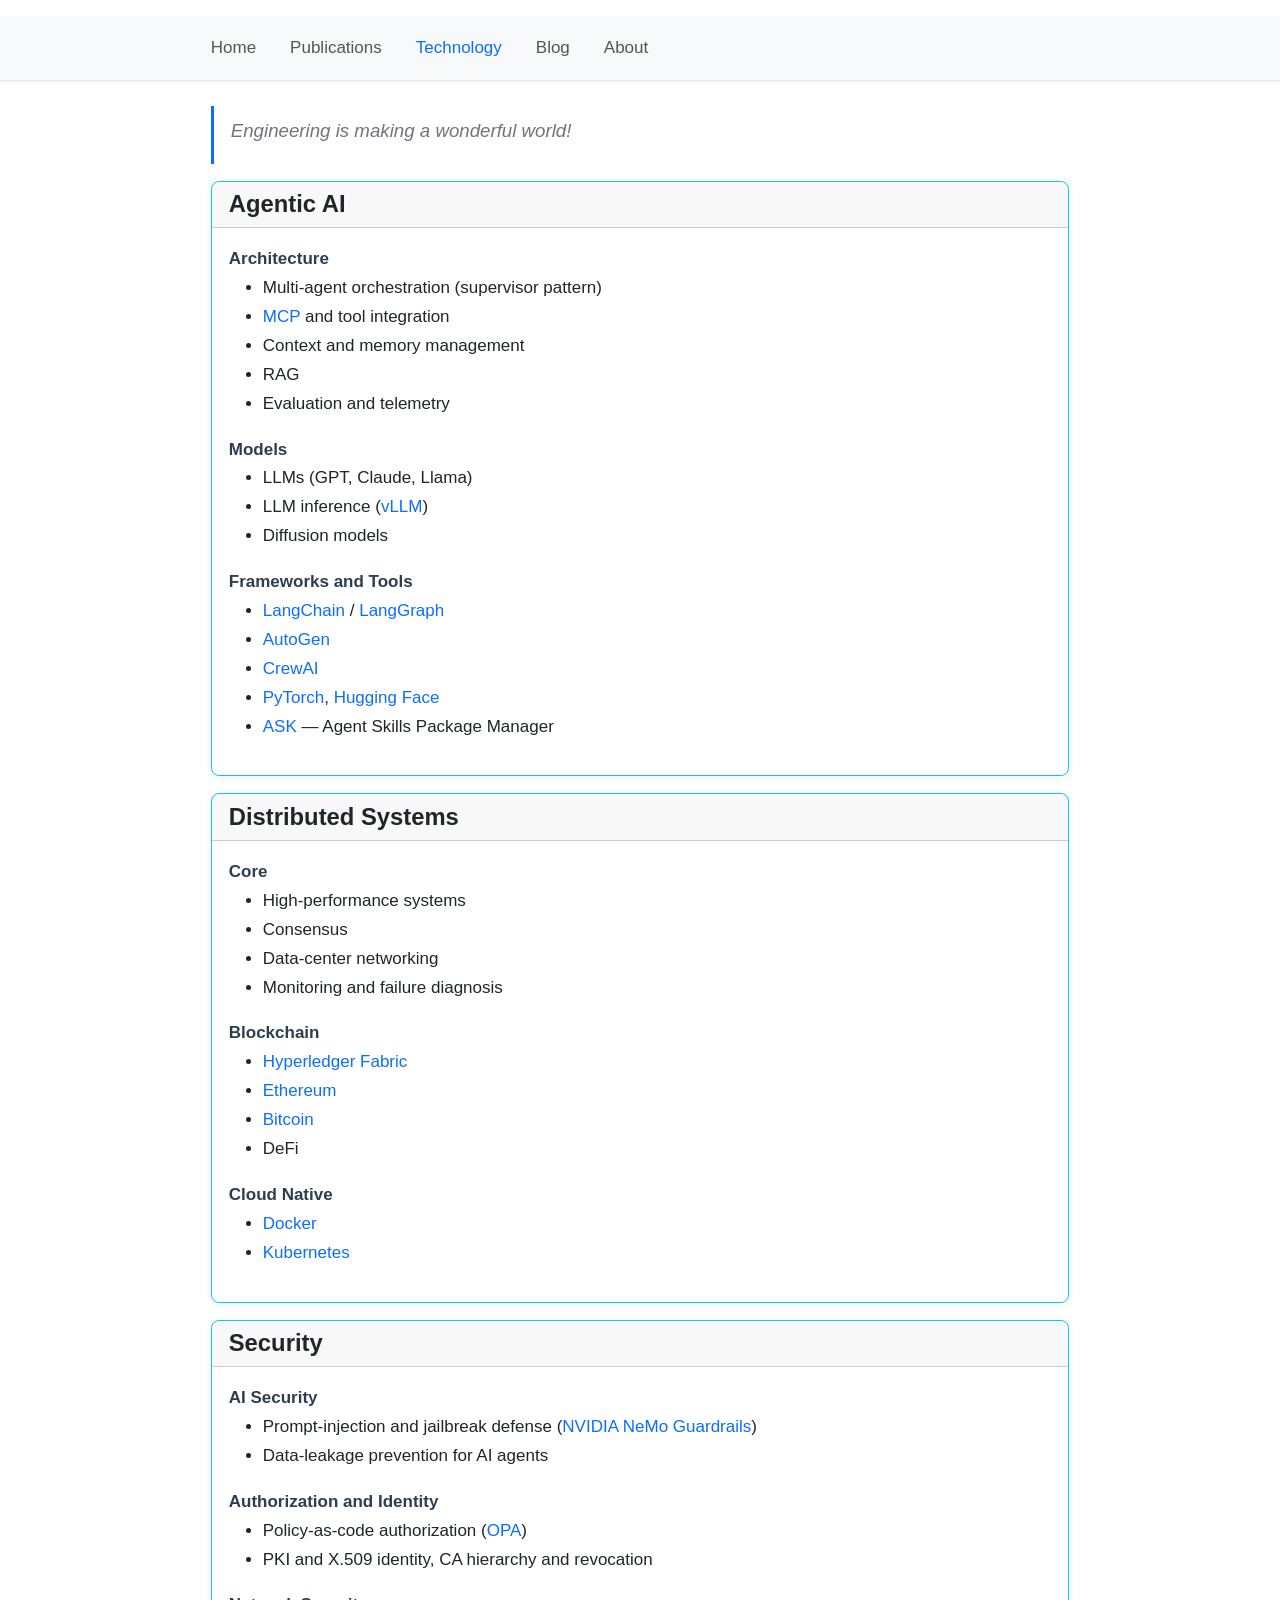
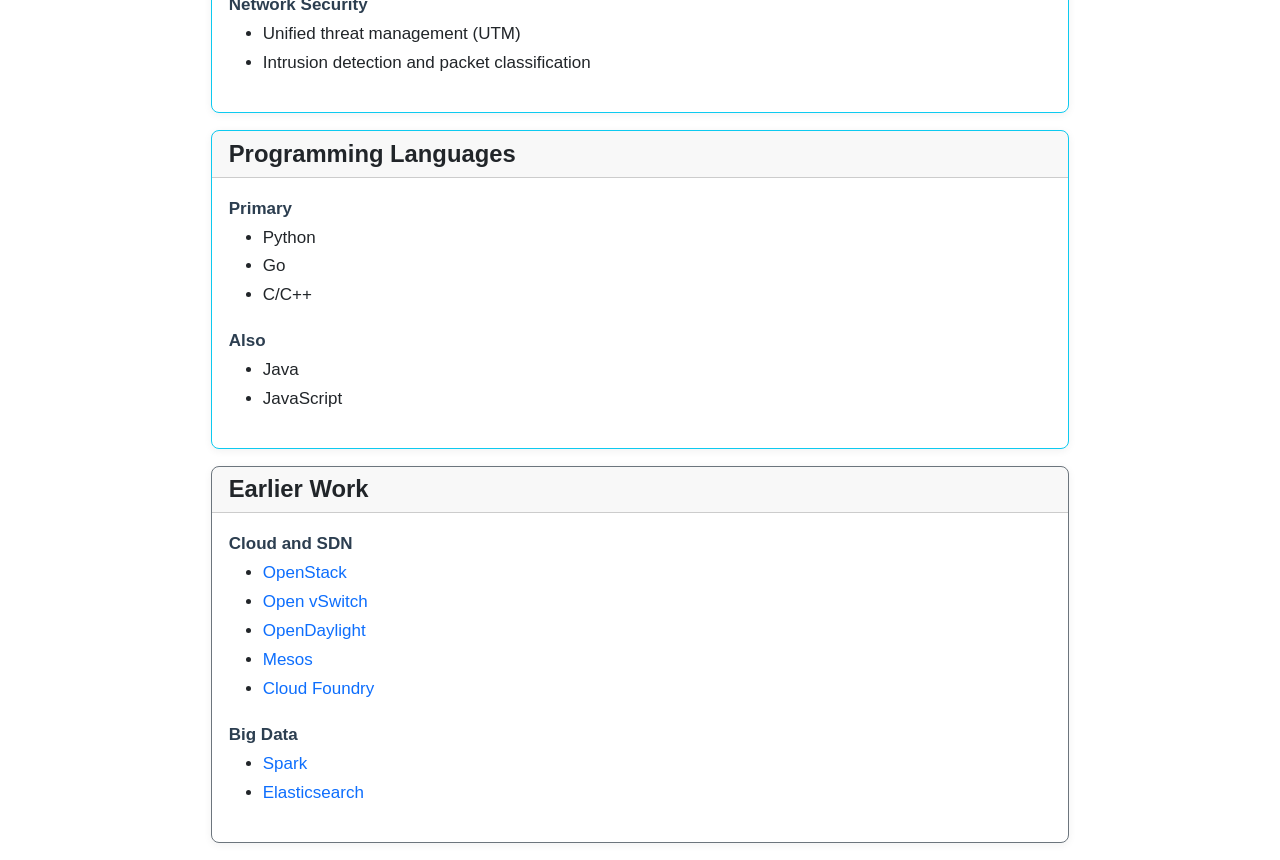
<file: tech.html>
<!DOCTYPE html>
<html lang="en">

<head>

    <meta charset="utf-8">
    <meta http-equiv="X-UA-Compatible" content="IE=edge">
    <meta name="viewport" content="width=device-width, initial-scale=1">
    <meta name="description" content="Baohua Yang's technology expertise - agentic AI, distributed systems, and security">
    <meta name="author" content="Baohua Yang">
    <meta property="og:type" content="website">
    <meta property="og:title" content="Technology - Baohua Yang">
    <meta property="og:description" content="Baohua Yang's technology expertise - agentic AI, distributed systems, and security">
    <meta property="og:url" content="https://baohua.ai/tech.html">
    <meta property="og:image" content="https://baohua.ai/img/me.png">
    <meta name="twitter:card" content="summary">

    <title>Technology - Baohua Yang</title>

    <!-- Bootstrap 5 CSS -->
    <link href="https://cdn.jsdelivr.net/npm/bootstrap@5.3.2/dist/css/bootstrap.min.css" rel="stylesheet"
        integrity="sha384-T3c6CoIi6uLrA9TneNEoa7RxnatzjcDSCmG1MXxSR1GAsXEV/Dwwykc2MPK8M2HN" crossorigin="anonymous">

    <!-- Custom styles for this template -->
    <link href="navbar.css" rel="stylesheet">
    <!-- Custom styles for this template -->
    <link href="sticky-footer-navbar.css" rel="stylesheet">
    <link rel="icon" href="favicon.svg" type="image/svg+xml">

</head>

<!-- The #page-top ID is part of the scrolling feature - the data-bs-spy and data-bs-target are part of the built-in Bootstrap scrollspy function -->

<body id="page-top" data-bs-spy="scroll" data-bs-target="#navbar">

    <!-- Static navbar -->
    <nav class="navbar navbar-expand-lg navbar-light bg-light">
        <div class="container">
            <button class="navbar-toggler ms-auto" type="button" data-bs-toggle="collapse" data-bs-target="#navbar"
                aria-controls="navbar" aria-expanded="false" aria-label="Toggle navigation">
                <span class="navbar-toggler-icon"></span>
            </button>
            <div id="navbar" class="collapse navbar-collapse">
                <ul class="navbar-nav me-auto mb-2 mb-lg-0">
                    <li class="nav-item"><a class="nav-link" href="index.html">Home</a></li>
                    <li class="nav-item"><a class="nav-link" href="publication.html">Publications</a></li>
                    <li class="nav-item"><a class="nav-link active" aria-current="page" href="tech.html">Technology</a>
                    </li>
                    <li class="nav-item"><a class="nav-link" href="https://yeasy.blogspot.com/" target="_blank" rel="noopener">Blog</a>
                    </li>
                    <li class="nav-item"><a class="nav-link" href="about.html">About</a></li>
                </ul>
            </div><!--/.nav-collapse -->
        </div><!--/.container-fluid -->
    </nav>

    <div class="container">
        <p>
            <i>
                Engineering is making a wonderful world!
            </i>
        </p>
    </div>


    <!-- Begin page content -->
    <div class="container">
        <div class="card border-info mb-3">
            <div class="card-header">
                <h2> Agentic AI</h2>
            </div>
            <div class="card-body">
                <strong> Architecture </strong>
                <ul>
                    <li>Multi-agent orchestration (supervisor pattern)</li>
                    <li><a href="https://modelcontextprotocol.io" target="_blank" rel="noopener">MCP</a> and tool integration</li>
                    <li>Context and memory management</li>
                    <li>RAG</li>
                    <li>Evaluation and telemetry</li>
                </ul>
                <strong> Models </strong>
                <ul>
                    <li>LLMs (GPT, Claude, Llama)</li>
                    <li>LLM inference (<a href="https://vllm.ai" target="_blank" rel="noopener">vLLM</a>)</li>
                    <li>Diffusion models</li>
                </ul>
                <strong> Frameworks and Tools </strong>
                <ul>
                    <li><a href="https://www.langchain.com" target="_blank" rel="noopener">LangChain</a> / <a href="https://langchain-ai.github.io/langgraph/" target="_blank" rel="noopener">LangGraph</a></li>
                    <li><a href="https://microsoft.github.io/autogen/" target="_blank" rel="noopener">AutoGen</a></li>
                    <li><a href="https://www.crewai.com" target="_blank" rel="noopener">CrewAI</a></li>
                    <li><a href="https://pytorch.org" target="_blank" rel="noopener">PyTorch</a>, <a href="https://huggingface.co" target="_blank" rel="noopener">Hugging Face</a></li>
                    <li><a href="https://github.com/yeasy/ask" target="_blank" rel="noopener">ASK</a> &mdash; Agent Skills Package Manager</li>
                </ul>
            </div>
        </div>
        <div class="card border-info mb-3">
            <div class="card-header">
                <h2> Distributed Systems</h2>
            </div>
            <div class="card-body">
                <strong> Core </strong>
                <ul>
                    <li>High-performance systems</li>
                    <li>Consensus</li>
                    <li>Data-center networking</li>
                    <li>Monitoring and failure diagnosis</li>
                </ul>
                <strong> Blockchain </strong>
                <ul>
                    <li><a href="https://www.lfdecentralizedtrust.org/projects/fabric" target="_blank" rel="noopener">Hyperledger Fabric</a></li>
                    <li><a href="https://ethereum.org" target="_blank" rel="noopener">Ethereum</a></li>
                    <li><a href="https://bitcoin.org" target="_blank" rel="noopener">Bitcoin</a></li>
                    <li>DeFi</li>
                </ul>
                <strong> Cloud Native </strong>
                <ul>
                    <li><a href="https://www.docker.com" target="_blank" rel="noopener">Docker</a></li>
                    <li><a href="https://kubernetes.io" target="_blank" rel="noopener">Kubernetes</a></li>
                </ul>
            </div>
        </div>
        <div class="card border-info mb-3">
            <div class="card-header">
                <h2> Security</h2>
            </div>
            <div class="card-body">
                <strong> AI Security </strong>
                <ul>
                    <li>Prompt-injection and jailbreak defense (<a href="https://github.com/NVIDIA-NeMo/Guardrails" target="_blank" rel="noopener">NVIDIA NeMo Guardrails</a>)</li>
                    <li>Data-leakage prevention for AI agents</li>
                </ul>
                <strong> Authorization and Identity </strong>
                <ul>
                    <li>Policy-as-code authorization (<a href="https://www.openpolicyagent.org" target="_blank" rel="noopener">OPA</a>)</li>
                    <li>PKI and X.509 identity, CA hierarchy and revocation</li>
                </ul>
                <strong> Network Security </strong>
                <ul>
                    <li>Unified threat management (UTM)</li>
                    <li>Intrusion detection and packet classification</li>
                </ul>
            </div>
        </div>
        <div class="card border-info mb-3">
            <div class="card-header">
                <h2> Programming Languages</h2>
            </div>
            <div class="card-body">
                <strong> Primary </strong>
                <ul>
                    <li>Python</li>
                    <li>Go</li>
                    <li>C/C++</li>
                </ul>
                <strong> Also </strong>
                <ul>
                    <li>Java</li>
                    <li>JavaScript</li>
                </ul>
            </div>
        </div>
        <div class="card border-secondary mb-3">
            <div class="card-header">
                <h2> Earlier Work</h2>
            </div>
            <div class="card-body">
                <strong> Cloud and SDN </strong>
                <ul>
                    <li><a href="https://www.openstack.org" target="_blank" rel="noopener">OpenStack</a></li>
                    <li><a href="https://www.openvswitch.org" target="_blank" rel="noopener">Open vSwitch</a></li>
                    <li><a href="https://www.opendaylight.org" target="_blank" rel="noopener">OpenDaylight</a></li>
                    <li><a href="https://mesos.apache.org" target="_blank" rel="noopener">Mesos</a></li>
                    <li><a href="https://www.cloudfoundry.org" target="_blank" rel="noopener">Cloud Foundry</a></li>
                </ul>
                <strong> Big Data </strong>
                <ul>
                    <li><a href="https://spark.apache.org/" target="_blank" rel="noopener">Spark</a></li>
                    <li><a href="https://www.elastic.co" target="_blank" rel="noopener">Elasticsearch</a></li>
                </ul>
            </div>
        </div>
    </div>

    <footer>
        <div class="container">
            <!-- Start of StatCounter Code -->
            <script type="text/javascript">
                var sc_project = 4818950; var sc_invisible = 1; var sc_partition = 54; var sc_click_stat = 1; var sc_security = "b75e3067"; </script>
            <script type="text/javascript" src="https://www.statcounter.com/counter/counter.js" async></script>
            <noscript>
                <div class="statcounter"><a title="customisable counter"
                        href="https://www.statcounter.com/free_hit_counter.html" target="_blank"><img
                            class="statcounter" src="https://c.statcounter.com/4818950/0/b75e3067/0/" alt="customisable
counter"></a></div>
            </noscript>
            <!-- End of StatCounter Code -->
        </div>
    </footer>

    <!-- Bootstrap 5 Bundle with Popper -->
    <script src="https://cdn.jsdelivr.net/npm/bootstrap@5.3.2/dist/js/bootstrap.bundle.min.js"
        integrity="sha384-C6RzsynM9kWDrMNeT87bh95OGNyZPhcTNXj1NW7RuBCsyN/o0jlpcV8Qyq46cDfL"
        crossorigin="anonymous"></script>

</body>

</html>
</file>
<file: navbar.css>
/* Custom navbar styles */
.navbar {
    border-bottom: 1px solid #e7e7e7;
    box-shadow: 0 1px 3px rgba(0, 0, 0, 0.05);
}

.nav-link {
    font-weight: 500;
    color: #555 !important;
    transition: color 0.2s ease;
    padding: 0.5rem 1rem !important;
}

.nav-link:hover,
.nav-link.active {
    color: #0d6efd !important;
}

.navbar .btn-outline-success {
    border-color: #0d6efd;
    color: #0d6efd;
}

.navbar .btn-outline-success:hover {
    background-color: #0d6efd;
    color: #fff;
}
</file>
<file: sticky-footer-navbar.css>
/* Sticky footer and general page styles */
html {
    position: relative;
    min-height: 100%;
}

/* Override Bootstrap's smooth scrolling so links like publication.html#patents land on the section */
:root {
    scroll-behavior: auto;
}

body {
    font-family: -apple-system, BlinkMacSystemFont, "Segoe UI", Roboto, "Helvetica Neue", Arial, sans-serif;
    color: #333;
    line-height: 1.7;
    padding-top: 1rem;
}

/* Main content area: one 780px column on every page (804px minus 12px padding per side) */
.container {
    max-width: 804px;
}

/* Large screens: widen to an 860px column and scale type to 17px so line length stays about the same */
@media (min-width: 992px) {
    html {
        font-size: 17px;
    }

    .container {
        max-width: 884px;
    }
}

/* Start the first link of each nav row flush with the content column */
@media (min-width: 992px) {
    .navbar-nav .nav-item:first-child .nav-link {
        padding-left: 0 !important;
    }
}

.nav-pills .nav-link:first-child {
    padding-left: 0 !important;
}

.page-header {
    padding: 2rem 0 1rem;
}

/* Cards */
.card {
    border-radius: 8px;
    box-shadow: 0 2px 8px rgba(0, 0, 0, 0.06);
    transition: box-shadow 0.2s ease;
}

.card:hover {
    box-shadow: 0 4px 16px rgba(0, 0, 0, 0.1);
}

.card-header h2 {
    margin: 0;
    font-size: 1.4rem;
    font-weight: 600;
}

.card-body strong {
    color: #2c3e50;
}

.card-body ul {
    margin-bottom: 1rem;
}

/* Links */
a {
    color: #0d6efd;
    text-decoration: none;
    transition: color 0.2s ease;
}

a:hover {
    color: #0a58ca;
    text-decoration: underline;
}

/* Buttons */
.btn-xs {
    padding: 0.15rem 0.5rem;
    font-size: 0.8rem;
}

/* Blockquotes / italics intro */
.container > p > i {
    font-size: 1.1rem;
    color: #6c757d;
    display: block;
    margin-top: 1.5rem;
    padding: 0.5rem 0 1rem;
    border-left: 3px solid #0d6efd;
    padding-left: 1rem;
}

/* Address styling in About page */
address {
    font-style: normal;
    line-height: 1.8;
}

/* Responsive adjustments */
@media (max-width: 768px) {
    .card-header h2 {
        font-size: 1.2rem;
    }
}
</file>
